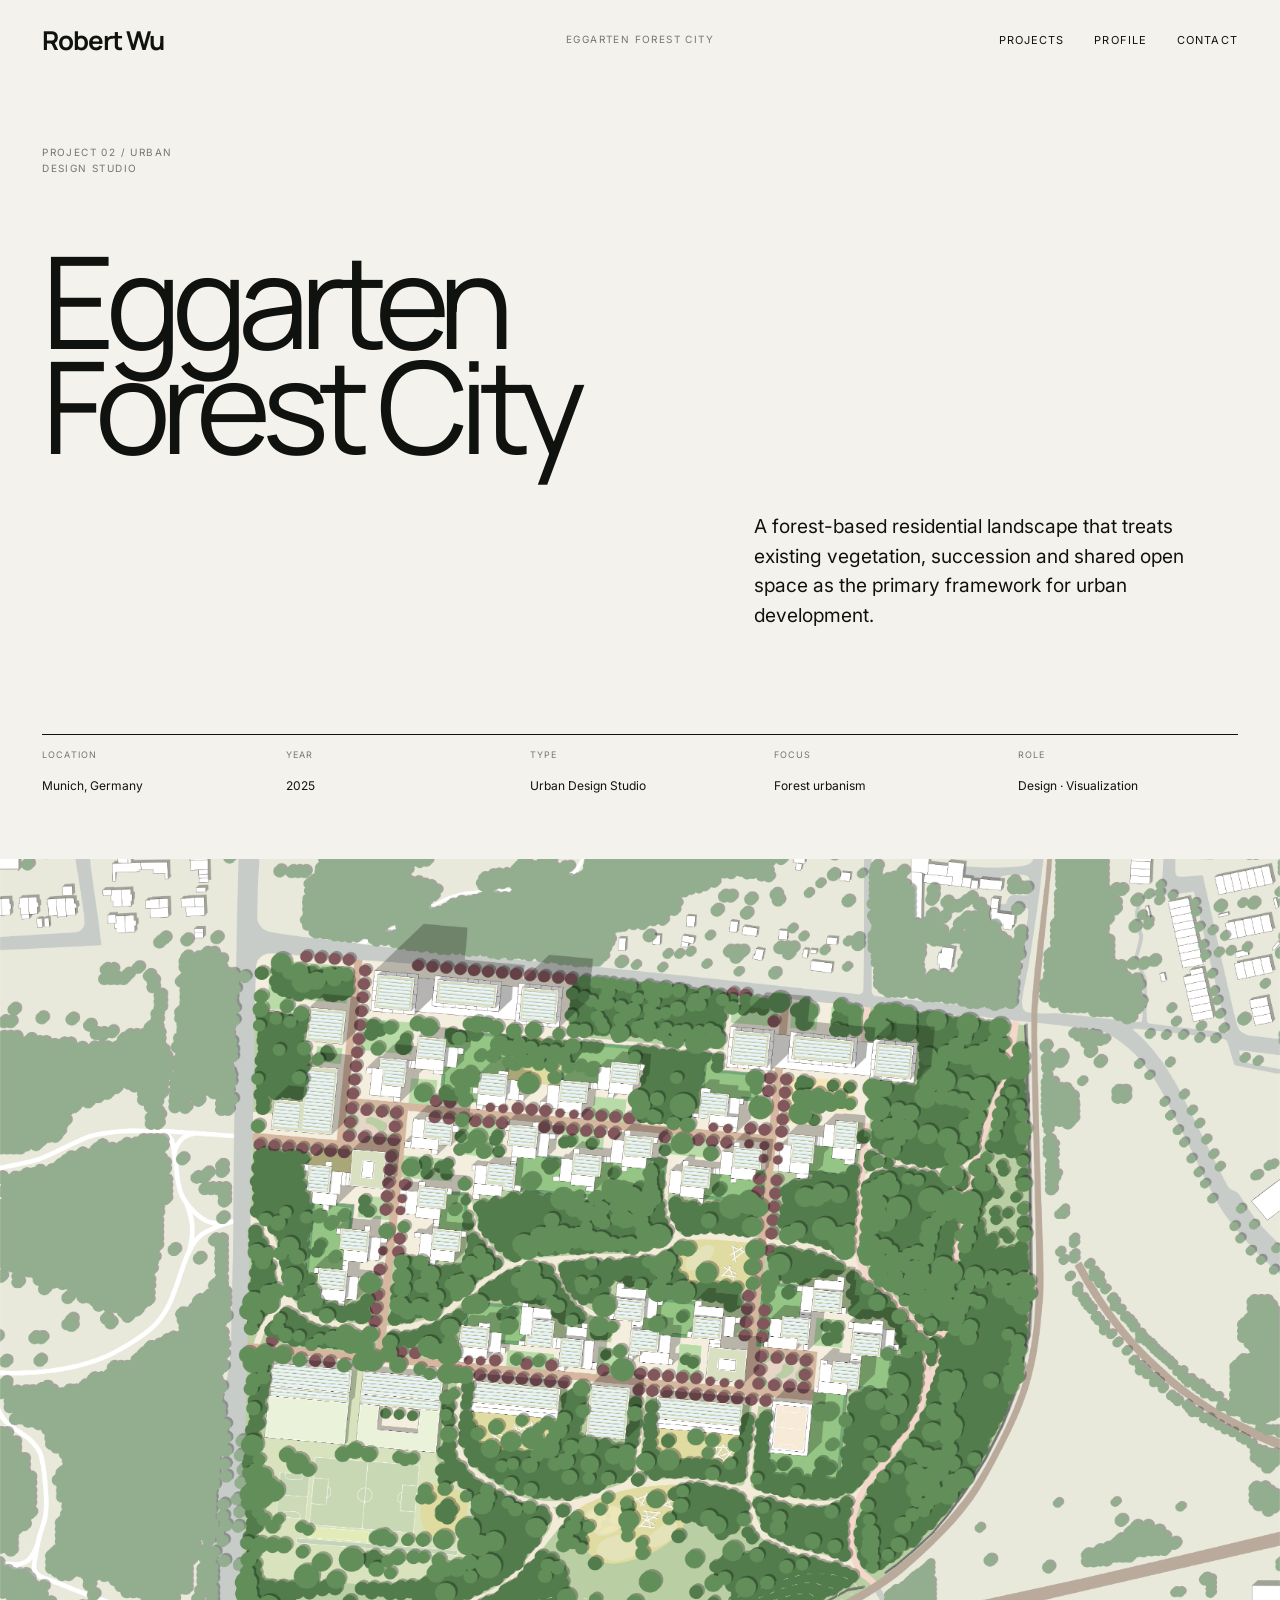
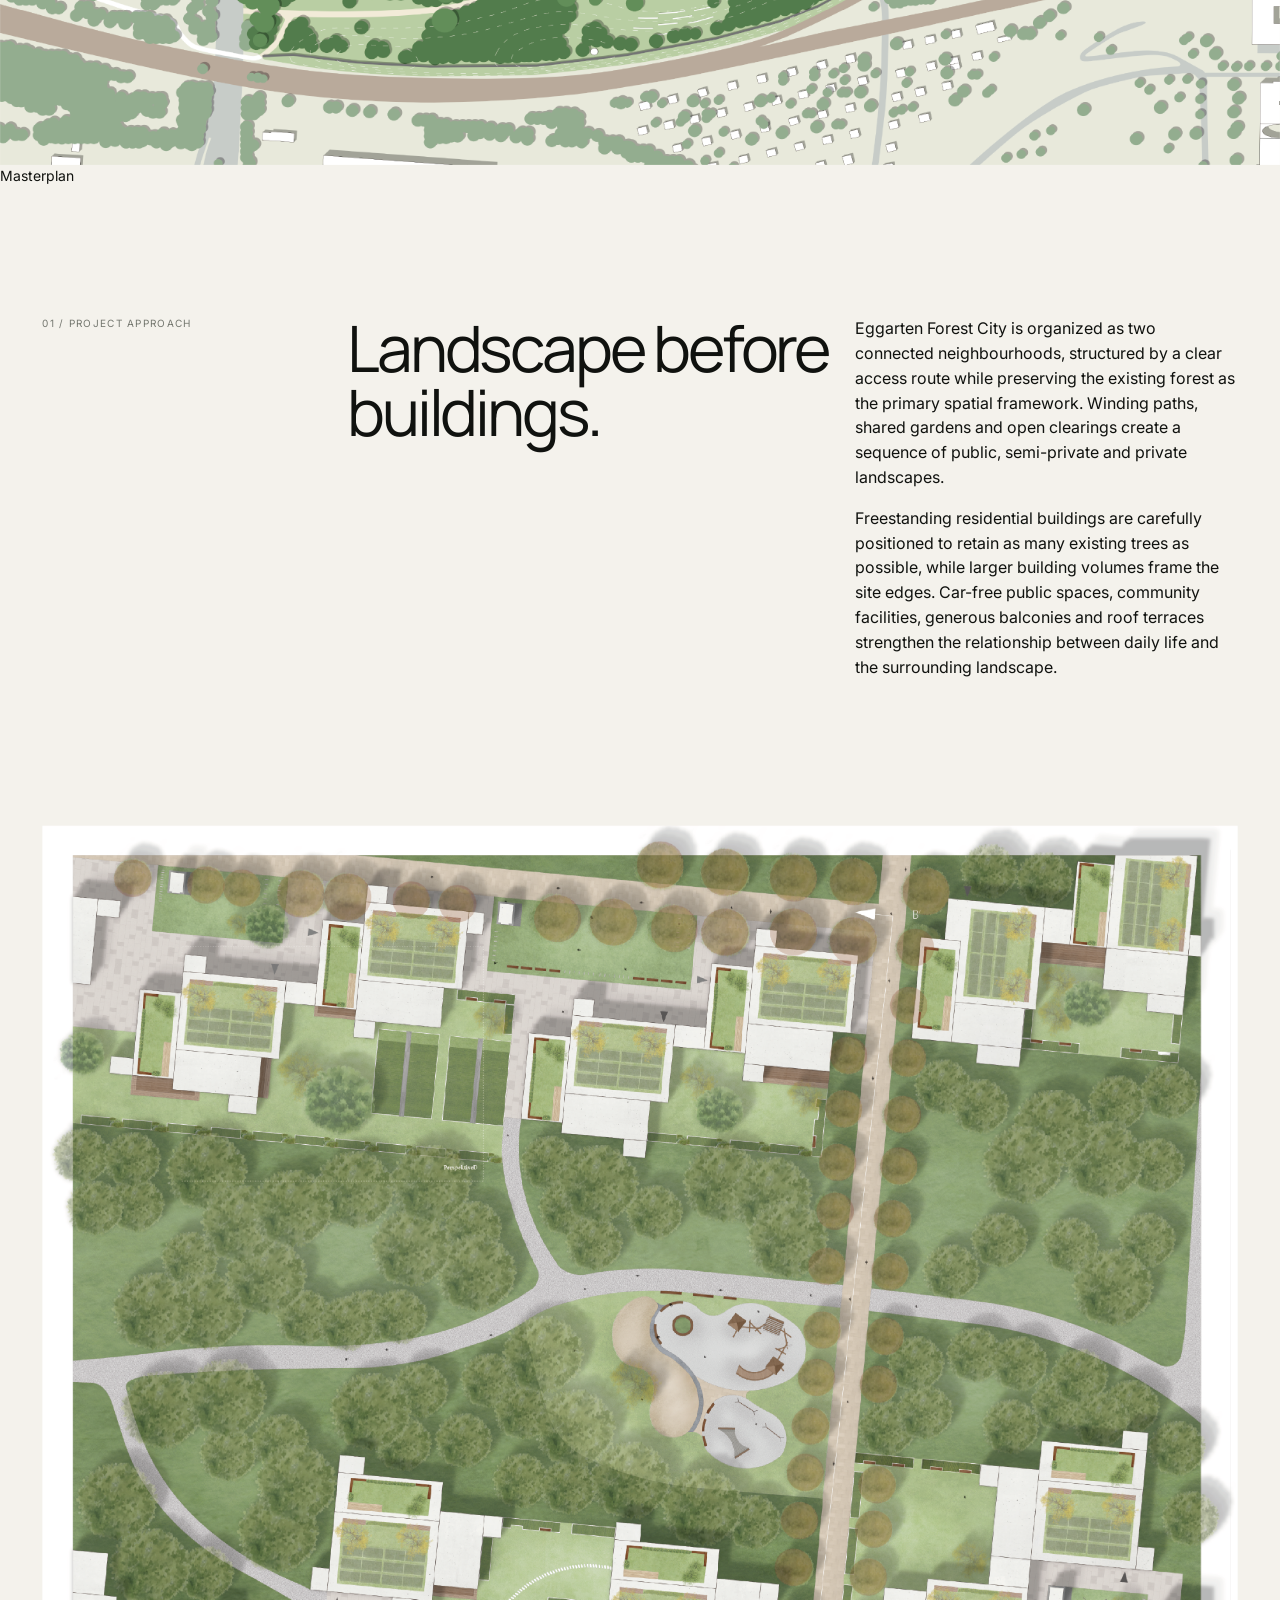
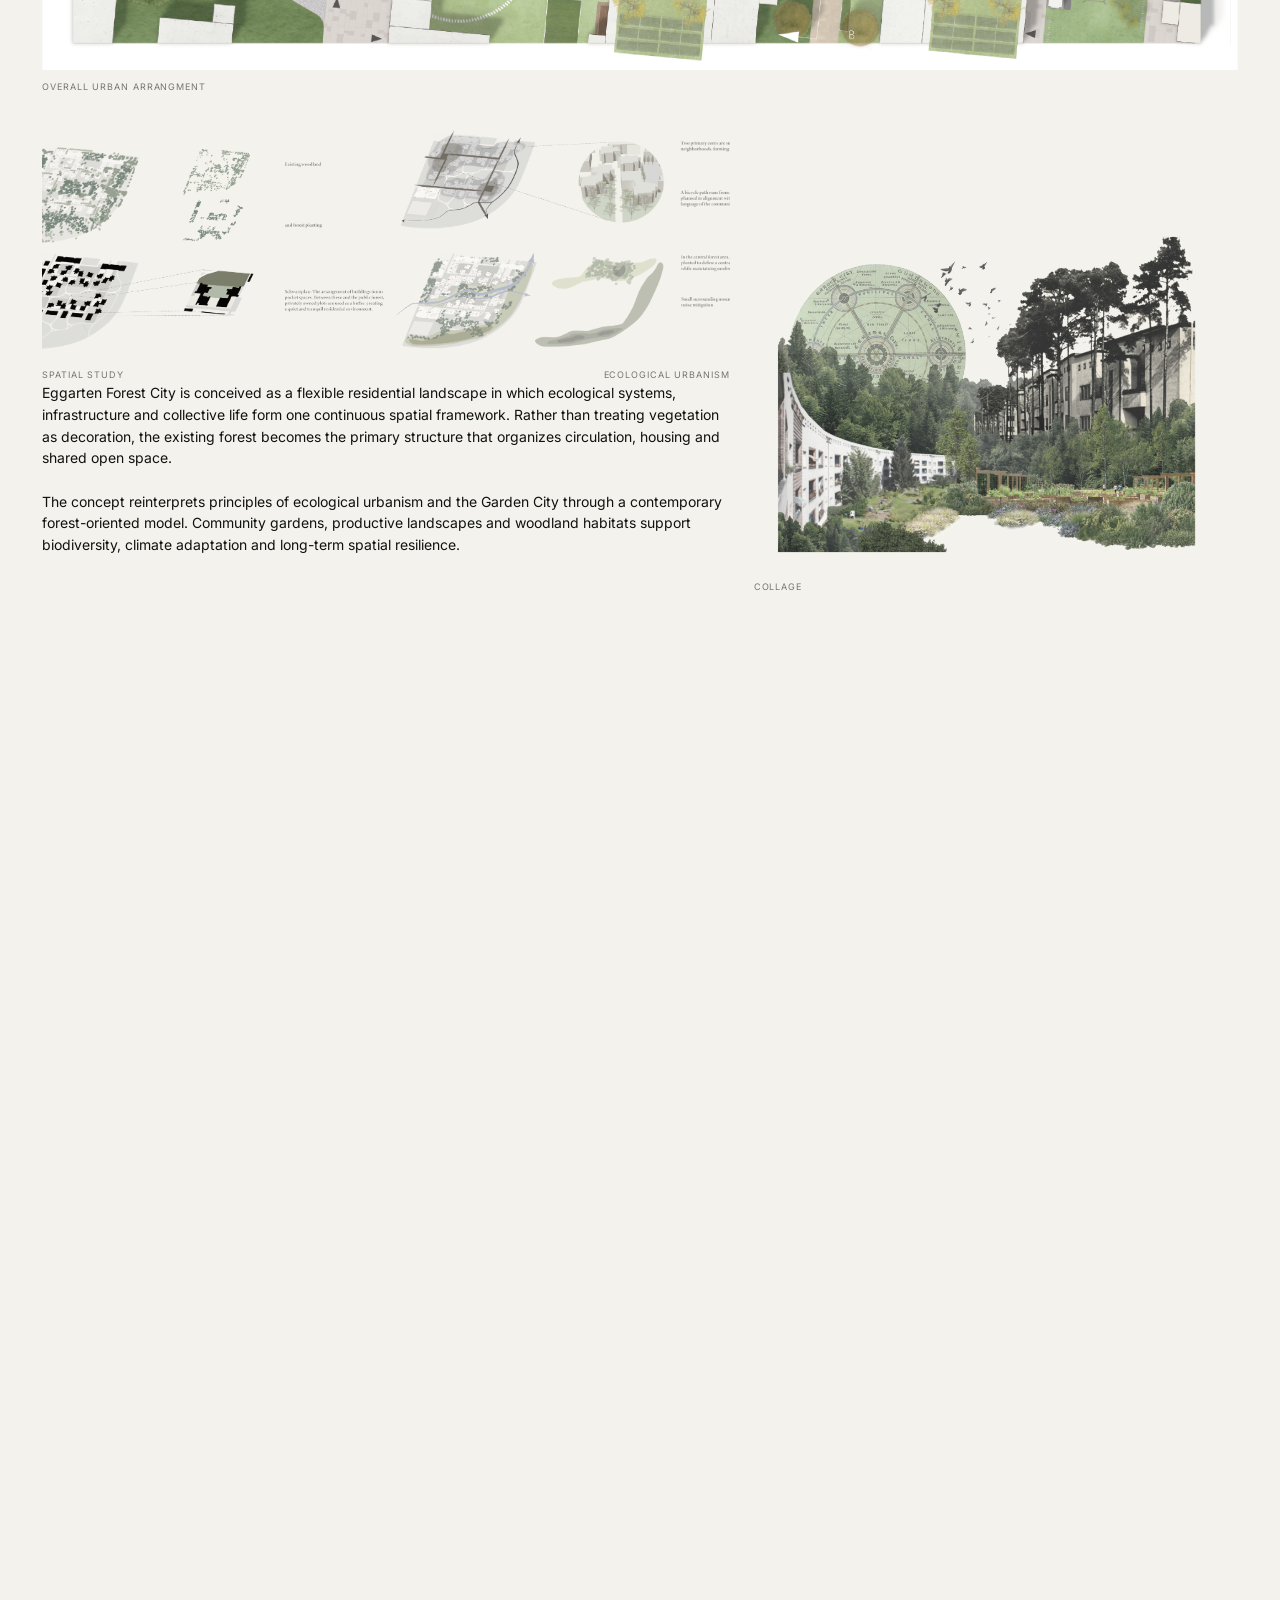
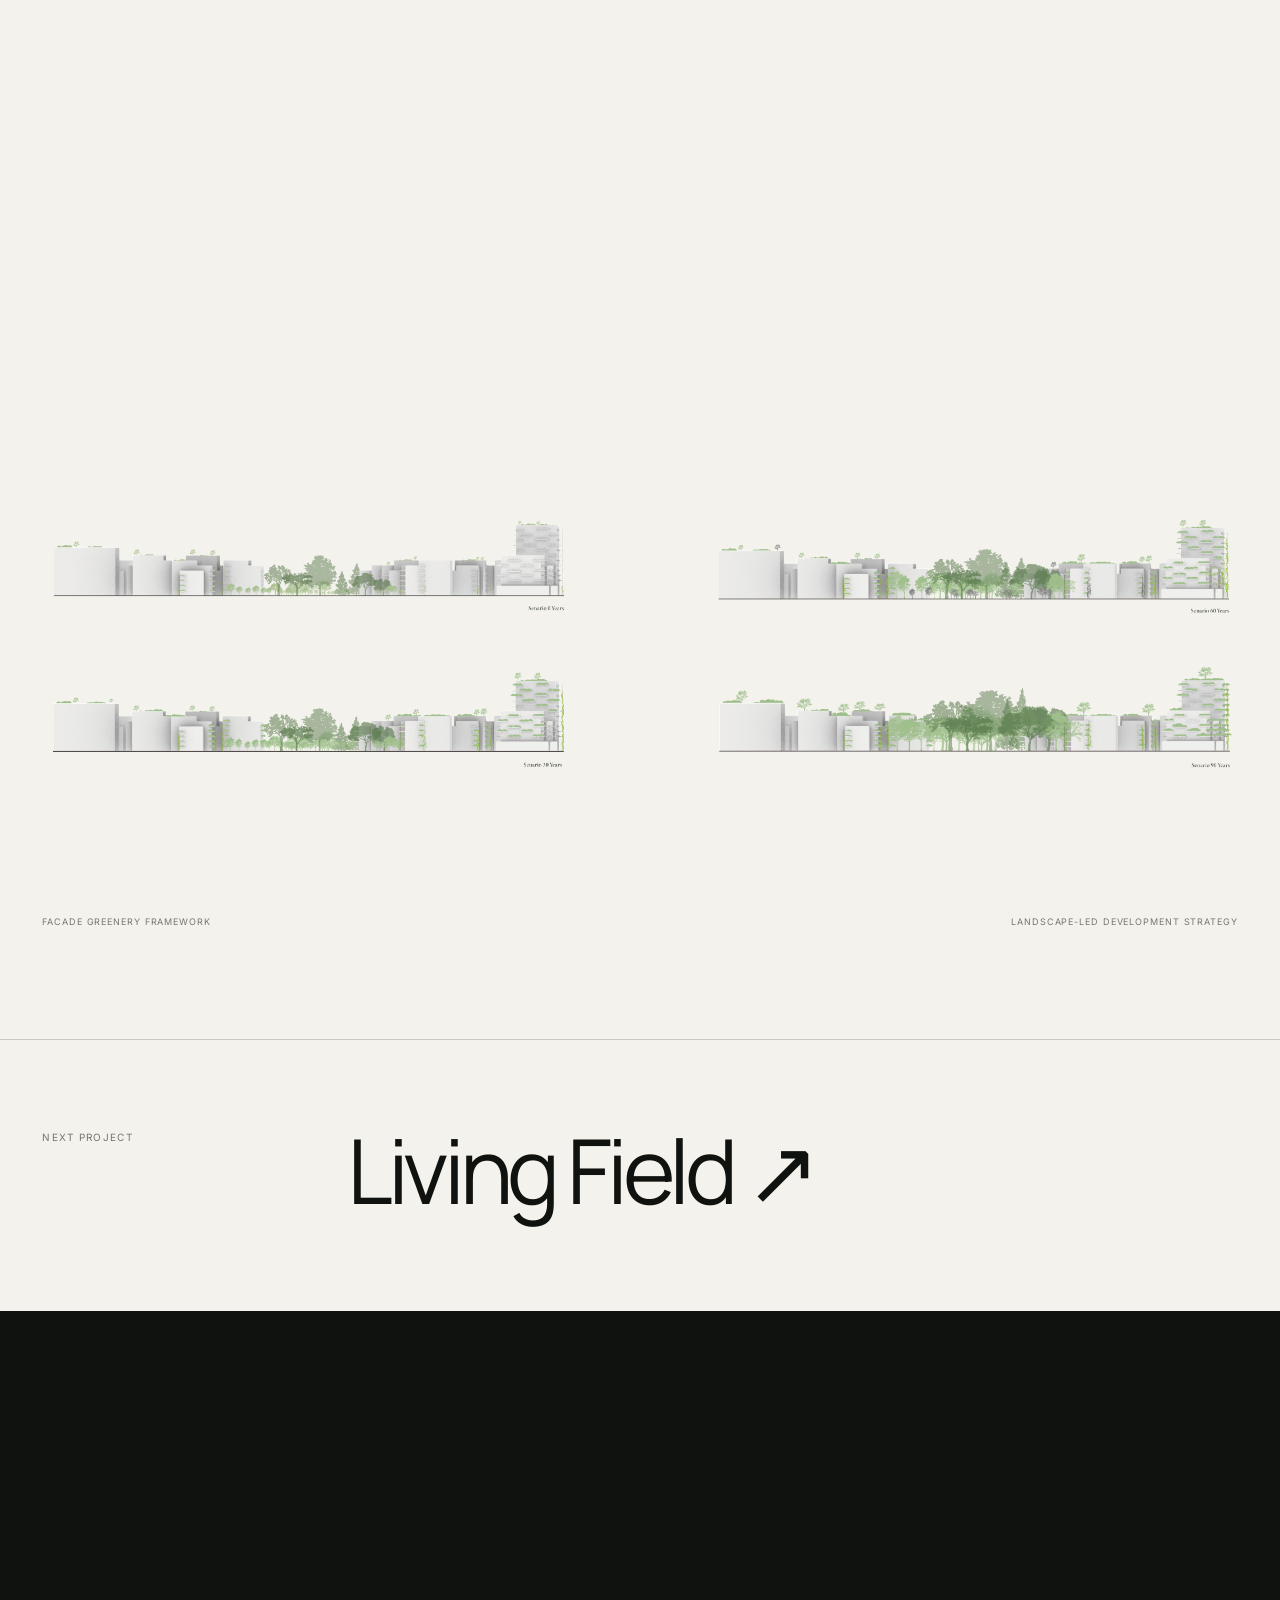
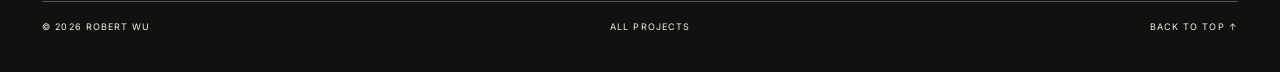
<file: project-eggarten.html>
<!doctype html>

<html lang="en">

<head>
  <meta charset="utf-8">

  <meta
    name="viewport"
    content="width=device-width, initial-scale=1"
  >

  <meta
    name="description"
    content="Eggarten Forest City — Landscape architecture project by Robert Wu"
  >

  <title>
    Eggarten Forest City — Robert Wu
  </title>

   <link

    rel="icon"

    type="image/png"
    
    sizes="512x512"

    href="assets/fiction/new.png"

  >
  
  <link
    rel="stylesheet"
    href="style.css"
  >
</head>


<body id="top">

  <!-- =====================================================
       HEADER
       ===================================================== -->

  <header class="site-header">

    <a
      class="brand"
      href="index.html"
    >
      Robert Wu
    </a>

    <span class="header-center">
      Eggarten Forest City
    </span>

    <button
      class="menu-toggle"
      aria-expanded="false"
    >
      Menu
    </button>

    <nav class="site-nav">

      <a href="index.html#work">
        Projects
      </a>

      <a href="index.html#profile">
        Profile
      </a>

      <a href="index.html#contact">
        Contact
      </a>

    </nav>

  </header>


  <main>

    <!-- ===================================================
         PROJECT INTRODUCTION
         =================================================== -->

    <section class="project-hero shell">

      <div class="project-hero-grid">

        <span class="project-no reveal">
          Project 02 / Urban Design Studio
        </span>

        <h1 class="reveal">
          Eggarten
          <br>
          Forest City
        </h1>

        <p class="project-lead reveal">
          A forest-based residential landscape that treats existing vegetation,
          succession and shared open space as the primary framework for
          urban development.
        </p>

        <dl class="facts reveal">

          <div>
            <dt>
              Location
            </dt>

            <dd>
              Munich, Germany
            </dd>
          </div>

          <div>
            <dt>
              Year
            </dt>

            <dd>
              2025
            </dd>
          </div>

          <div>
            <dt>
              Type
            </dt>

            <dd>
              Urban Design Studio
            </dd>
          </div>

          <div>
            <dt>
              Focus
            </dt>

            <dd>
              Forest urbanism
            </dd>
          </div>

          <div>
            <dt>
              Role
            </dt>

            <dd>
              Design · Visualization
            </dd>
          </div>

        </dl>

      </div>

    </section>


    <!-- ===================================================
         COVER IMAGE
         =================================================== -->

    <div class="project-cover-block">

  <div class="project-cover-image">

    <img
      src="assets/projects/eggarten/masterplan.png"
      alt="Eggarten Forest City masterplan"
    >

  </div>


  <div class="project-cover-text">

    <span class="project-cover-label">
      Masterplan
    </span>

</div>


    <!-- ===================================================
         PROJECT APPROACH
         =================================================== -->

    <section class="story shell">

      <span class="story-kicker reveal">
        01 / Project Approach
      </span>

      <h2 class="reveal">
        Landscape before buildings.
      </h2>

      <div class="story-copy reveal">

        <p>
          Eggarten Forest City is organized as two connected neighbourhoods,
        structured by a clear access route while preserving the existing forest
        as the primary spatial framework. Winding paths, shared gardens and
        open clearings create a sequence of public, semi-private and private
        landscapes.
        </p>

        <p>
          Freestanding residential buildings are carefully positioned to retain
        as many existing trees as possible, while larger building volumes frame
        the site edges. Car-free public spaces, community facilities, generous
        balconies and roof terraces strengthen the relationship between daily
        life and the surrounding landscape.
        </p>

      </div>

    </section>


    <!-- ===================================================
         PROJECT GALLERY
         =================================================== -->

    <section class="gallery shell">

      <!-- Overall strategy -->
      <figure class="full reveal">

        <img
          src="assets/projects/eggarten/plan1.png"
          alt="Eggarten Forest City overall strategy"
        >

        <figcaption>

          <span>
            Overall Urban arrangment
          </span>

        
        </figcaption>

      </figure>


   <!-- Spatial study -->
<figure class="left reveal">

  <img
    src="assets/projects/eggarten/str.png"
    alt="Eggarten Forest City spatial study"
  >

  <figcaption>

    <span>
      Spatial Study
    </span>

    <span>
      Ecological Urbanism
    </span>

  </figcaption>

  <div class="caption-description">

    Eggarten Forest City is conceived as a flexible residential landscape
    in which ecological systems, infrastructure and collective life form
    one continuous spatial framework. Rather than treating vegetation as
    decoration, the existing forest becomes the primary structure that
    organizes circulation, housing and shared open space.

    <br><br>

    The concept reinterprets principles of ecological urbanism and the
    Garden City through a contemporary forest-oriented model. Community
    gardens, productive landscapes and woodland habitats support biodiversity,
    climate adaptation and long-term spatial resilience.

  </div>

</figure>


      <!-- Atmosphere -->
      <figure class="right reveal">

        <img
          src="assets/projects/eggarten/collage.png"
          alt="Eggarten Forest City atmosphere"
        >

        <figcaption>

          <span>
            collage
          </span>

        </figcaption>

      </figure>


      <!-- Section -->
      <figure class="full reveal">

        <img
          src="assets/projects/eggarten/plan2.png"
          alt="Eggarten Forest City section"
        >

        <figcaption>

          <span>
            Forest Urban arrangment
          </span>


        </figcaption>

      </figure>


      <!-- =================================================
           ADDITIONAL HALF-WIDTH IMAGE 01
           ================================================= -->

      <figure class="half-a reveal">

        <img
          src="assets/projects/eggarten/sec1.png"
          onerror="this.onerror=null; this.src='assets/projects/eggarten.svg'"
          alt="Eggarten Forest City additional image 01"
        >

        <figcaption>

          <span>
            section1 Forest framework
          </span>

        </figcaption>

      </figure>


      <!-- =================================================
           ADDITIONAL HALF-WIDTH IMAGE 02
           ================================================= -->

      <figure class="half-b reveal">

        <img
          src="assets/projects/eggarten/sec2.png"
          onerror="this.onerror=null; this.src='assets/projects/eggarten.svg'"
          alt="Eggarten Forest City additional image 02"
        >

        <figcaption>

          <span>
            section2
          </span>


        </figcaption>

      </figure>


      <!-- =================================================
           ADDITIONAL FULL-WIDTH IMAGE 03
           ================================================= -->

      <figure class="full reveal">

        <img
          src="assets/projects/eggarten/timeline.png"
          onerror="this.onerror=null; this.src='assets/projects/eggarten.svg'"
          alt="Eggarten Forest City additional full-width image"
        >

        <figcaption>

          <span>
            Facade Greenery Framework
          </span>

          <span>
            Landscape-led development strategy
          </span>

        </figcaption>

      </figure>

    </section>


    <!-- ===================================================
         NEXT PROJECT
         =================================================== -->

    <section class="next-project shell">

      <span>
        Next project
      </span>

      <a href="project-field.html">
        Living Field ↗
      </a>

    </section>

  </main>


  <!-- =====================================================
       FOOTER
       ===================================================== -->

  <footer class="contact shell">

    <div class="footer">

      <span>
        ©
        <span data-year></span>
        Robert Wu
      </span>

      <a href="index.html">
        All projects
      </a>

      <a href="#top">
        Back to top ↑
      </a>

    </div>

  </footer>


  <script src="script.js"></script>

</body>

</html>
</file>
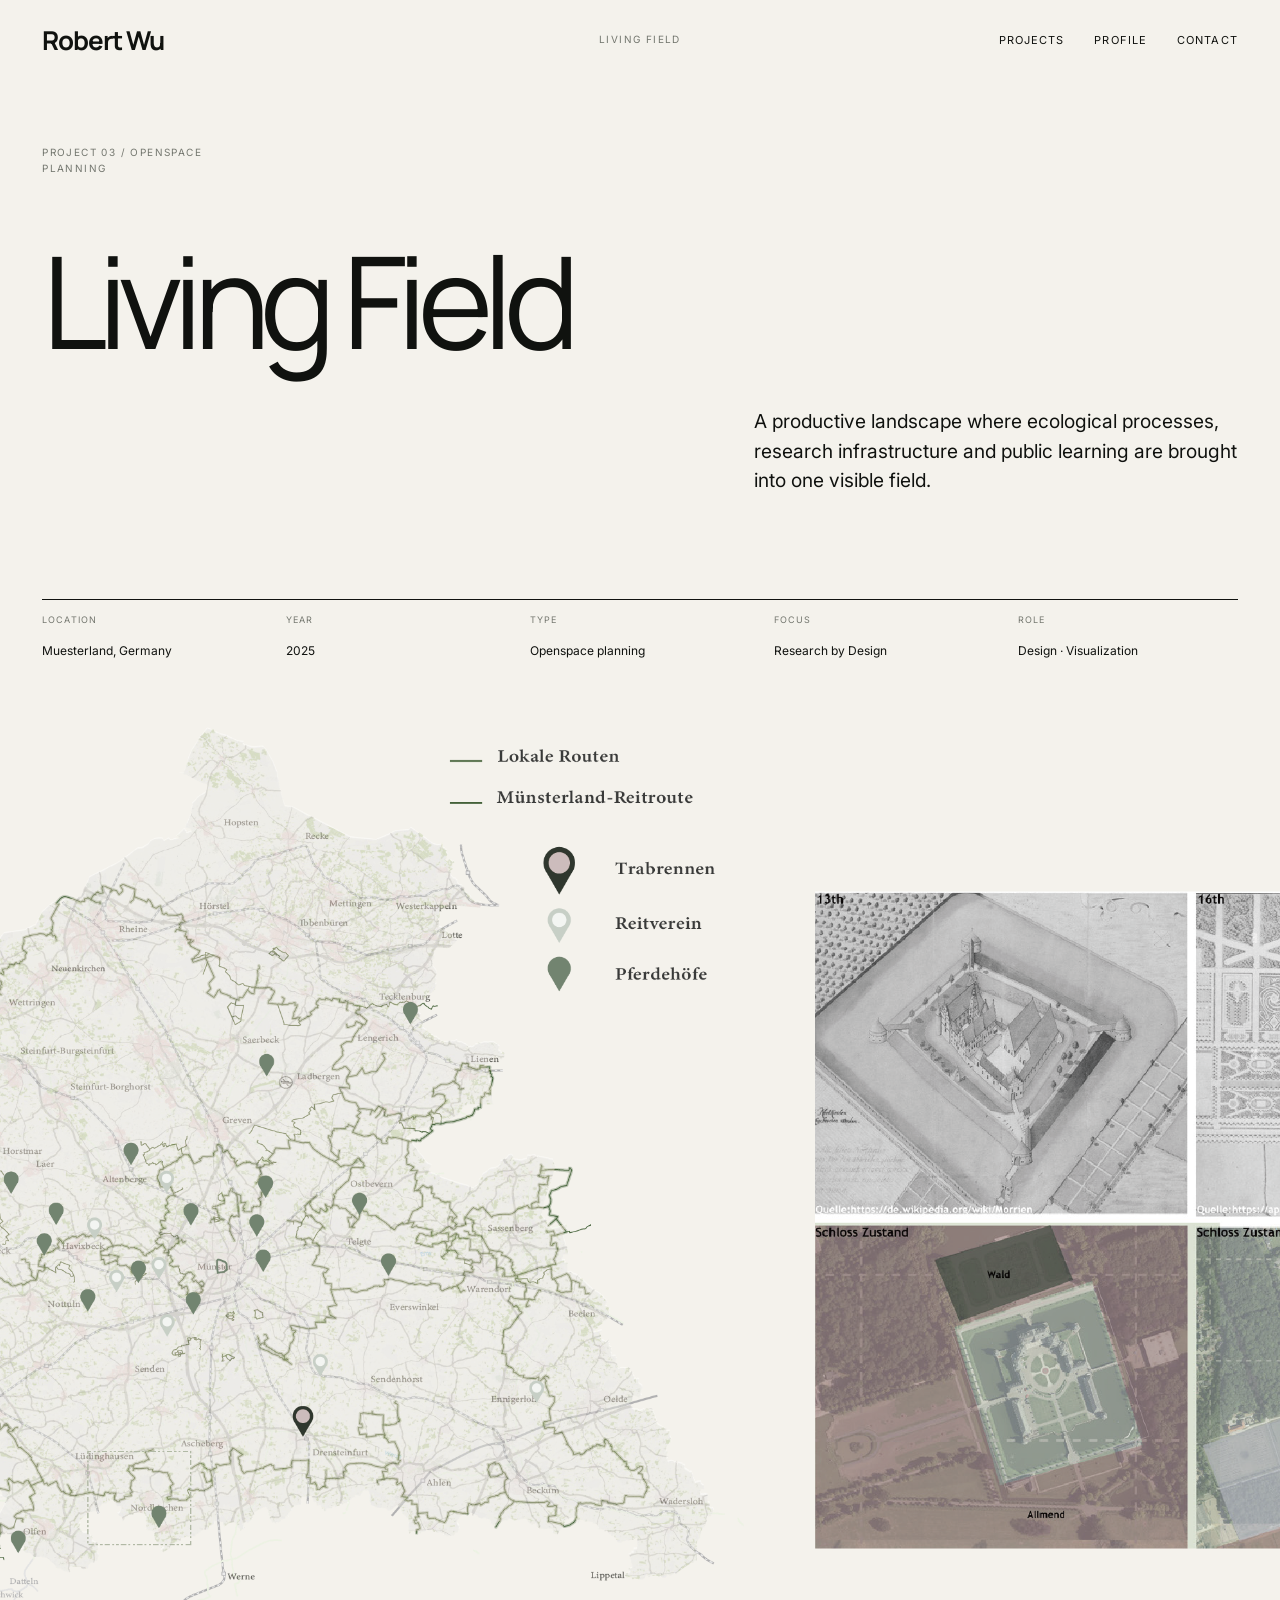
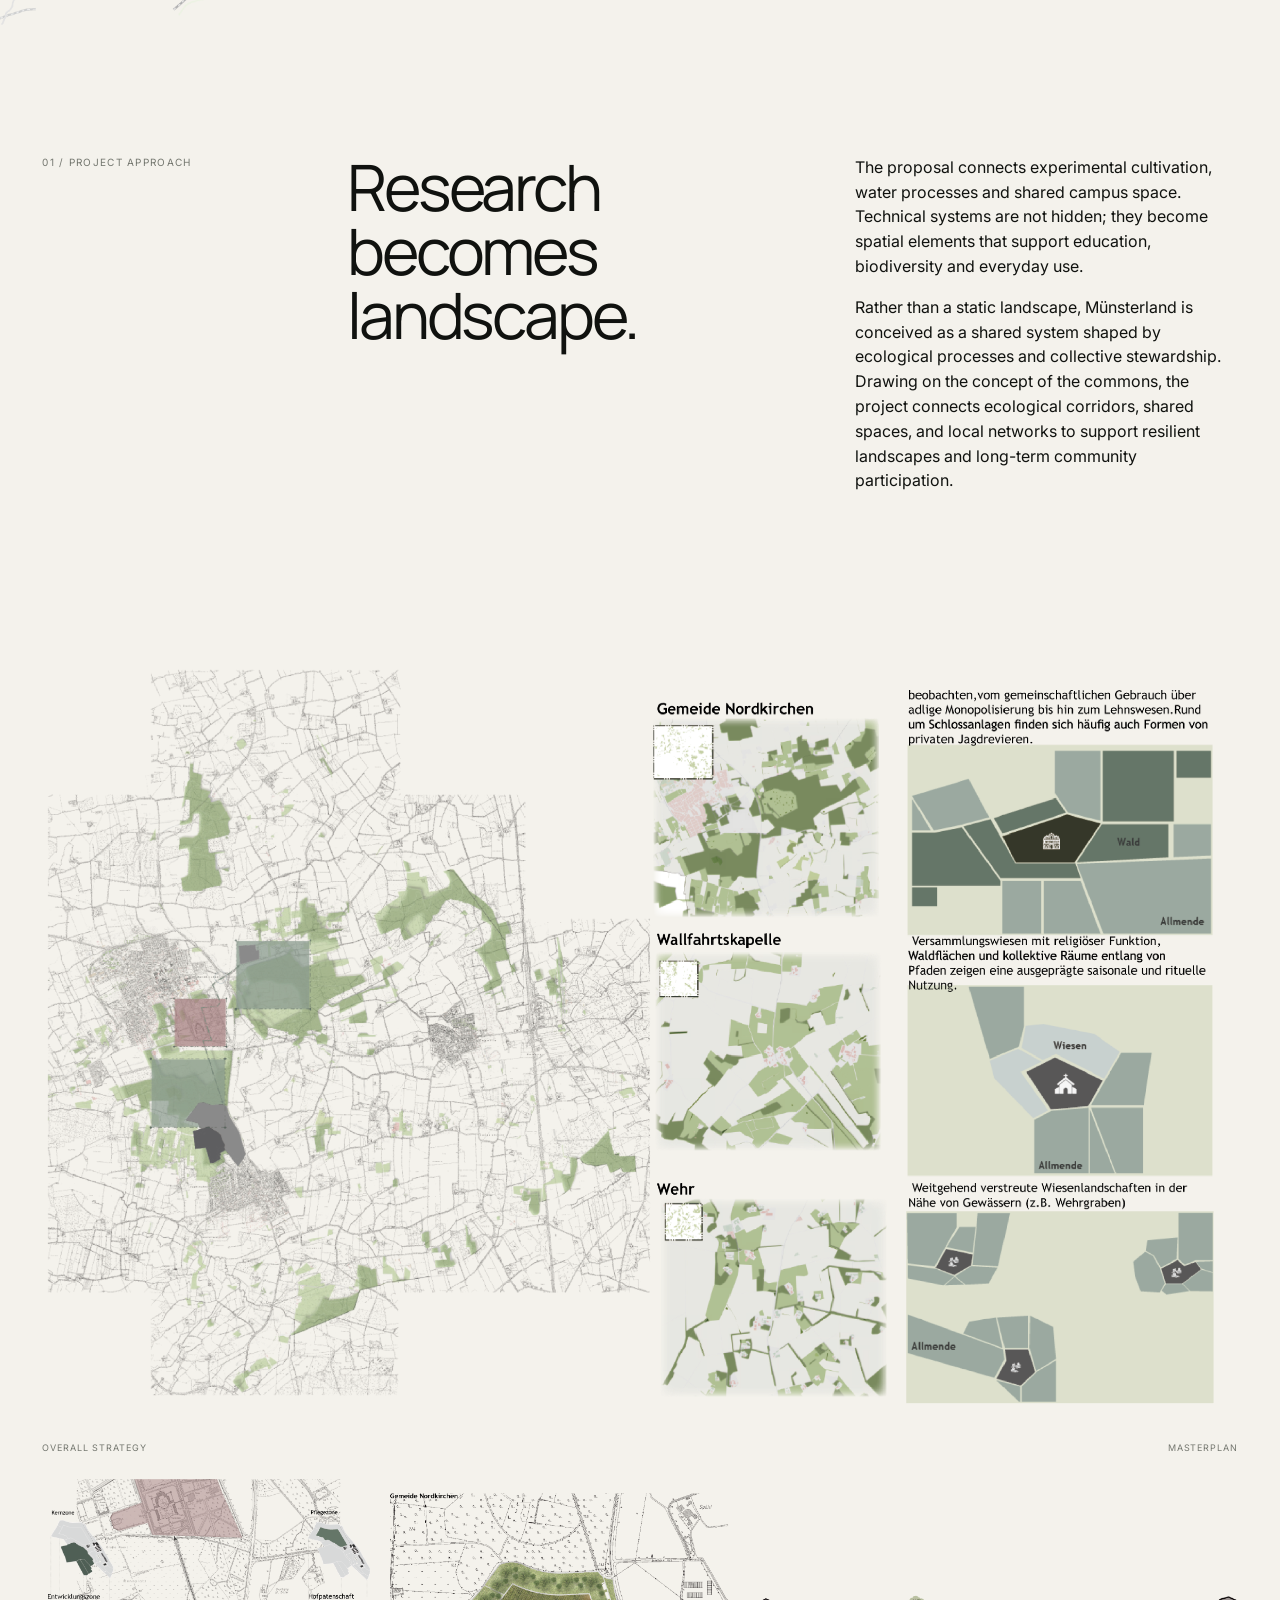
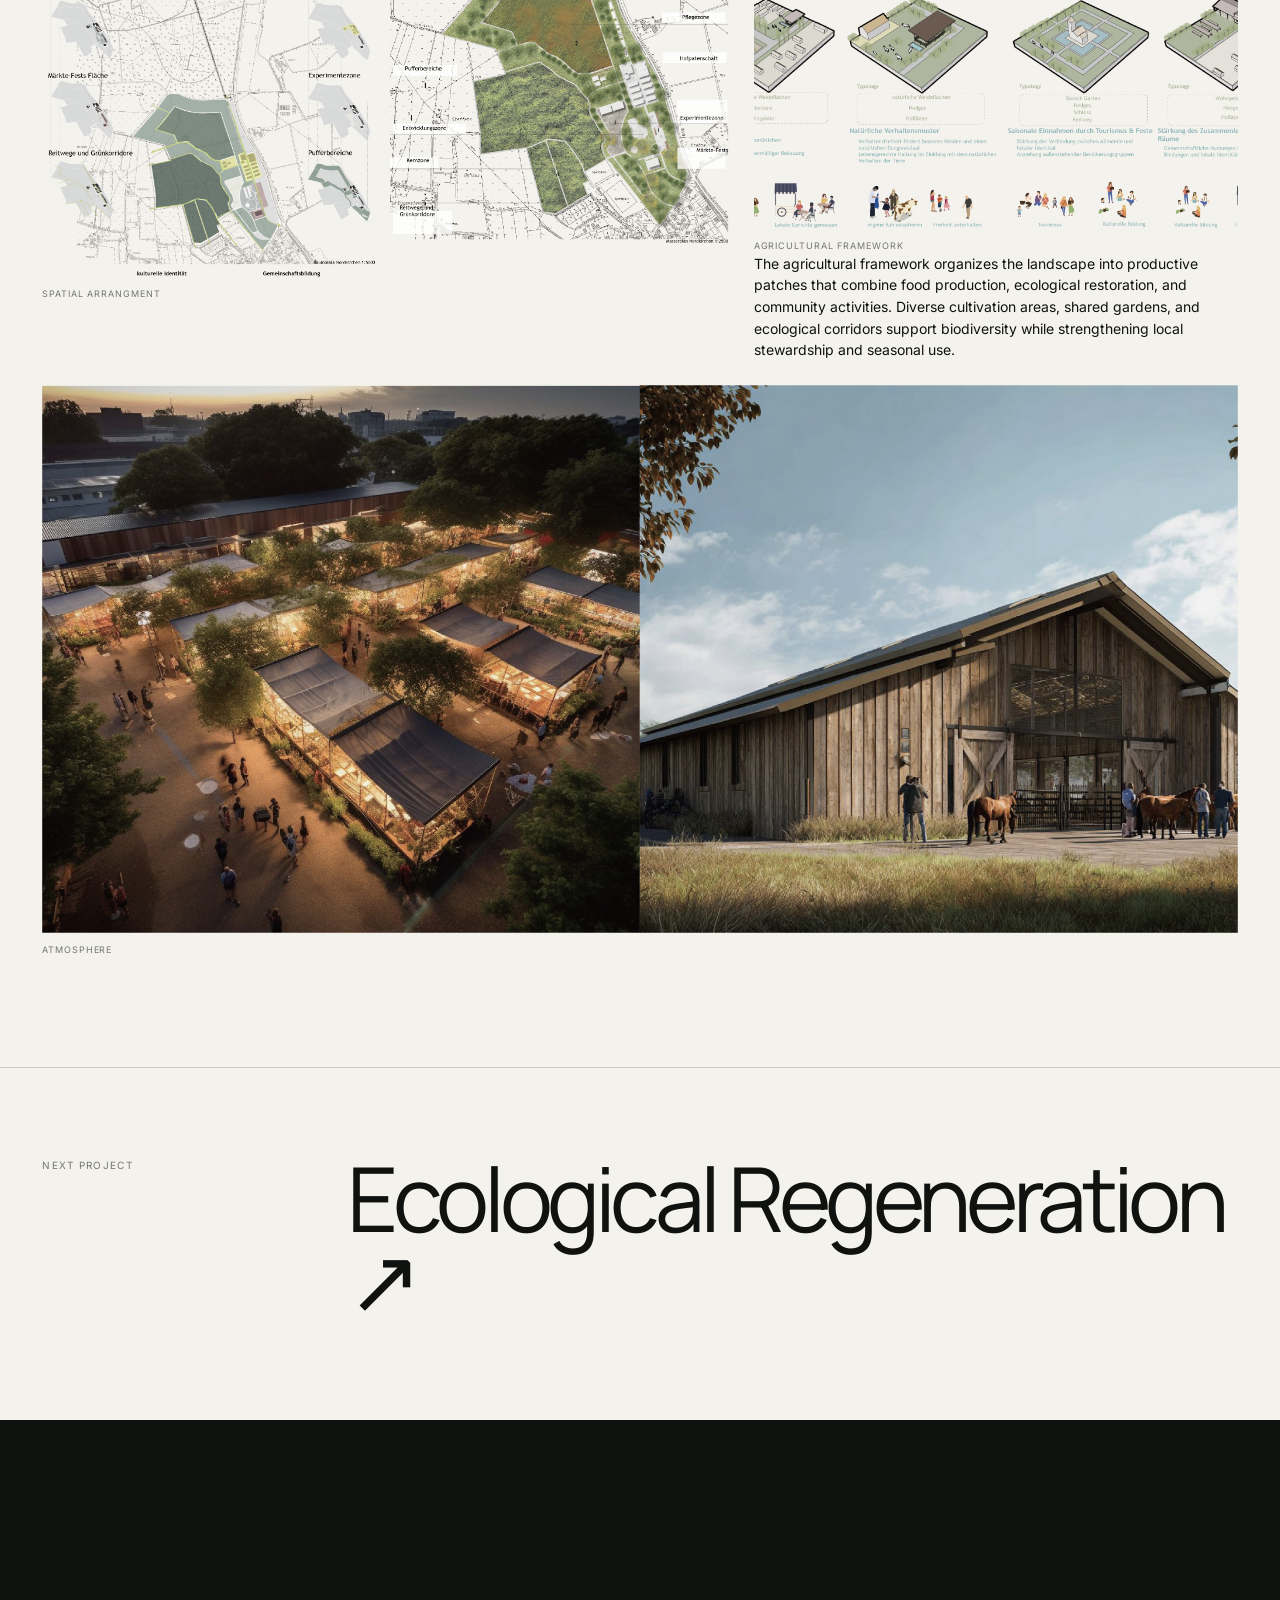
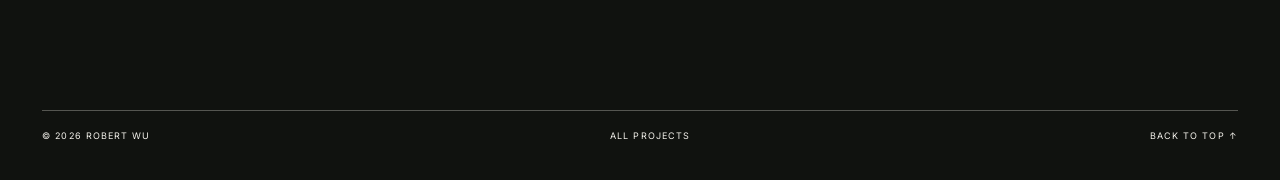
<file: project-field.html>
<!doctype html>

<html lang="en">

<head>

  <meta charset="utf-8">

  <meta
    name="viewport"
    content="width=device-width, initial-scale=1"
  >

  <meta
    name="description"
    content="Living Field — Landscape architecture project by Robert Wu"
  >

  <title>
    Living Field — Robert Wu
  </title>

   <link

    rel="icon"

    type="image/png"
    
    sizes="512x512"

    href="assets/fiction/new.png"

  >

  <link
    rel="stylesheet"
    href="style.css"
  >

</head>

<body>

  <header class="site-header">

    <a
      class="brand"
      href="index.html"
    >
      Robert Wu
    </a>

    <span class="header-center">
      Living Field
    </span>

    <button
      class="menu-toggle"
      aria-expanded="false"
    >
      Menu
    </button>

    <nav class="site-nav">

      <a href="index.html#work">
        Projects
      </a>

      <a href="index.html#profile">
        Profile
      </a>

      <a href="index.html#contact">
        Contact
      </a>

    </nav>

  </header>


  <main>

    <!-- =================================================
         PROJECT INTRODUCTION
         ================================================= -->

    <section class="project-hero shell">

      <div class="project-hero-grid">

        <span class="project-no reveal">
          Project 03 / Openspace planning
        </span>

        <h1 class="reveal">
          Living Field
        </h1>

        <p class="project-lead reveal">
          A productive landscape where ecological
          processes, research infrastructure and public
          learning are brought into one visible field.
        </p>

        <dl class="facts reveal">

          <div>

            <dt>
              Location
            </dt>

            <dd>
              Muesterland, Germany
            </dd>

          </div>

          <div>

            <dt>
              Year
            </dt>

            <dd>
              2025
            </dd>

          </div>

          <div>

            <dt>
              Type
            </dt>

            <dd>
              Openspace planning
            </dd>

          </div>

          <div>

            <dt>
              Focus
            </dt>

            <dd>
              Research by Design
            </dd>

          </div>

          <div>

            <dt>
              Role
            </dt>

            <dd>
              Design · Visualization
            </dd>

          </div>

        </dl>

      </div>

    </section>


    <!-- =================================================
         COVER IMAGE
         ================================================= -->

    <div class="cover">

      <img
        src="assets/projects/field/an.png"
        alt="Living Field cover"
      >

    </div>


    <!-- =================================================
         PROJECT INTRODUCTION
         ================================================= -->

    <section class="story shell">

      <span class="story-kicker reveal">
        01 / Project Approach
      </span>

      <h2 class="reveal">
        Research becomes landscape.
      </h2>

      <div class="story-copy reveal">

        <p>
          The proposal connects experimental cultivation,
          water processes and shared campus space.
          Technical systems are not hidden; they become
          spatial elements that support education,
          biodiversity and everyday use.
        </p>

        <p>
          Rather than a static landscape, Münsterland is conceived as a shared 
          system shaped by ecological processes and collective stewardship.
          Drawing on the concept of the commons, the project connects ecological 
          corridors, shared spaces, and local networks to support resilient 
          landscapes and long-term community participation.
        </p>

      </div>

    </section>


    <!-- =================================================
         PROJECT GALLERY
         ================================================= -->

    <section class="gallery shell">

      <!-- Overall Strategy -->

      <figure class="full reveal">

        <img
          src="assets/projects/field/mp.png"
          alt="Living Field overall strategy"
        >

        <figcaption>

          <span>
            Overall Strategy
          </span>

          <span>
            Masterplan
          </span>

        </figcaption>

      </figure>


      <!-- Spatial Study -->

      <figure class="left reveal">

        <img
          src="assets/projects/field/plan2.png"
          alt="Living Field spatial study"
        >

        <figcaption>

          <span>
            Spatial arrangment
          </span>

        

        </figcaption>

      </figure>


      <!-- Perspective -->

    <figure class="right reveal">

  <img
    src="assets/projects/field/patch.png"
    alt="Living Field agricultural framework"
  >

  <figcaption>

    <span>
      Agricultural Framework
    </span>

  </figcaption>

  <div class="caption-description">

    The agricultural framework organizes the landscape into productive
    patches that combine food production, ecological restoration, and
    community activities. Diverse cultivation areas, shared gardens, and
    ecological corridors support biodiversity while strengthening local
    stewardship and seasonal use.

  </div>

</figure>


      <!-- Section -->

      <figure class="full reveal">

        <img
          src="assets/projects/field/per.png"
          alt="Living Field section"
        >

        <figcaption>

          <span>
            Atmosphere
          </span>

        </figcaption>

      </figure>

    </section>


    <!-- =================================================
         NEXT PROJECT
         ================================================= -->

    <section class="next-project shell">

      <span>
        Next Project
      </span>

      <a href="project-regeneration.html">
        Ecological Regeneration ↗
      </a>

    </section>

  </main>


  <footer class="contact shell">

    <div class="footer">

      <span>
        ©
        <span data-year></span>
        Robert Wu
      </span>

      <a href="index.html">
        All Projects
      </a>

      <a href="#top">
        Back to top ↑
      </a>

    </div>

  </footer>


  <script src="script.js"></script>

</body>

</html>
</file>
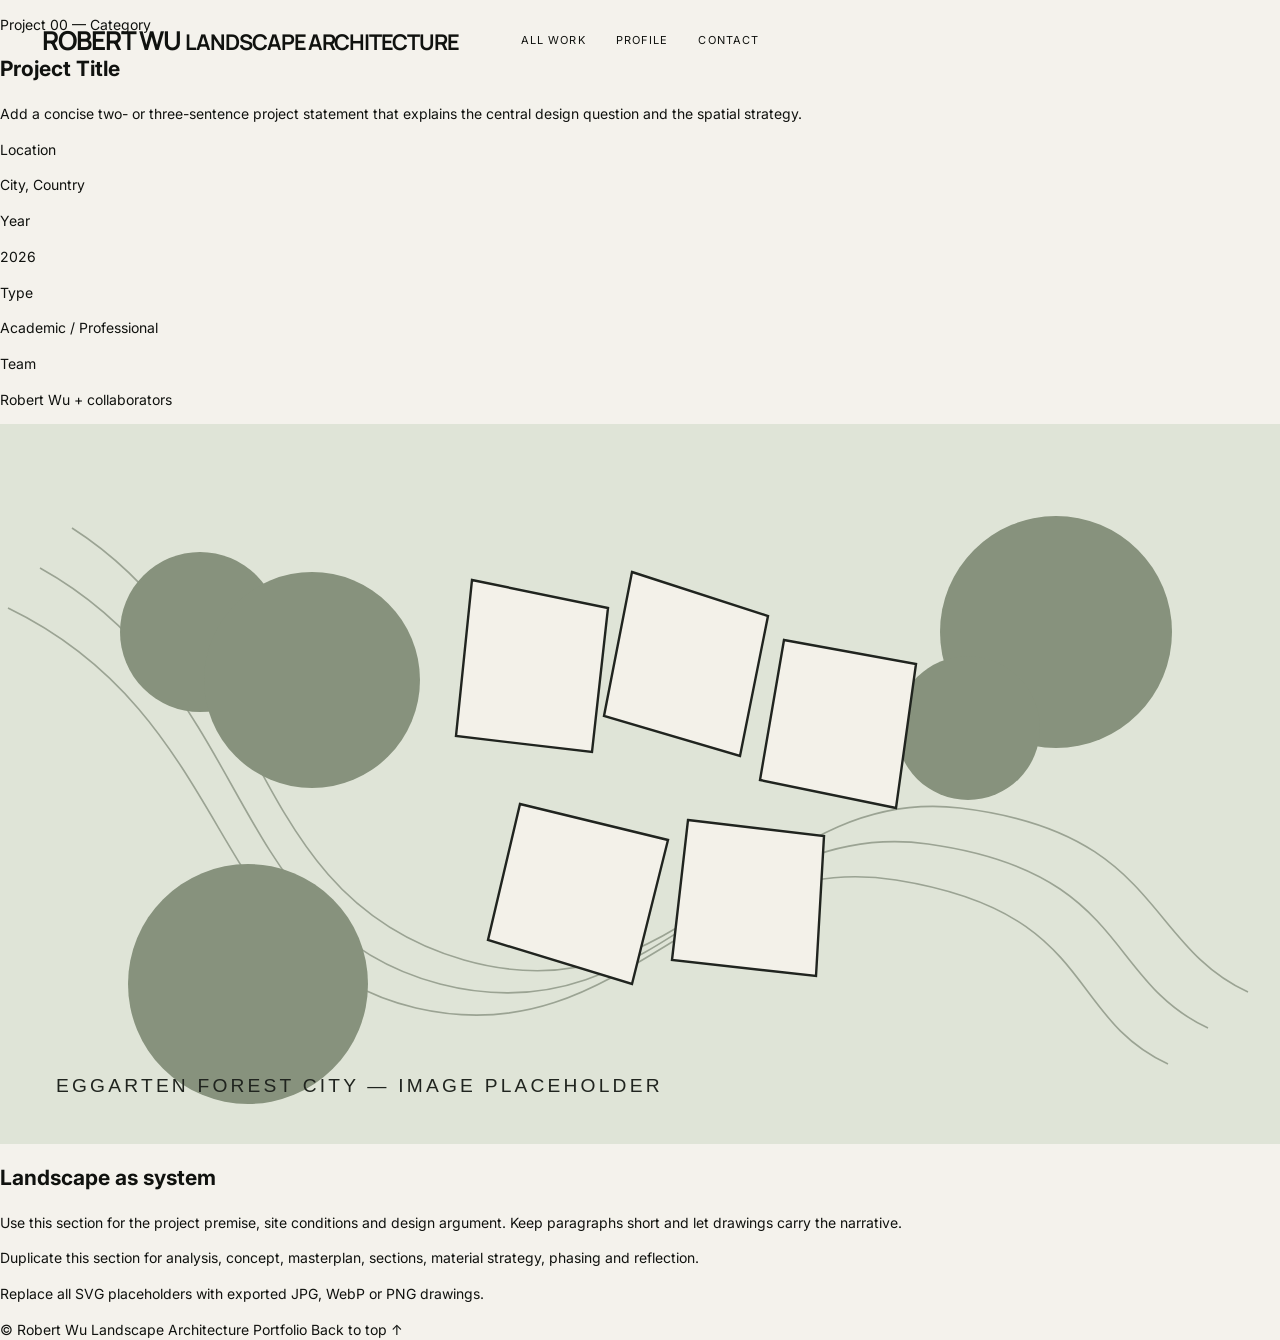
<file: project-template.html>
<!DOCTYPE html>

<html lang="en">

<head>

  <meta charset="UTF-8">

  <meta
    name="viewport"
    content="width=device-width, initial-scale=1"
  >

  <title>
    Project Title — Robert Wu
  </title>

  <link
    rel="preconnect"
    href="https://fonts.googleapis.com"
  >

  <link
    rel="preconnect"
    href="https://fonts.gstatic.com"
    crossorigin
  >

  <link
    href="https://fonts.googleapis.com/css2?family=DM+Sans:wght@300;400;500;600&family=Instrument+Serif:ital@0;1&display=swap"
    rel="stylesheet"
  >

  <link
    rel="stylesheet"
    href="style.css"
  >

</head>

<body>

  <header class="site-header">

    <a
      class="brand"
      href="index.html"
    >

      <span>
        ROBERT WU
      </span>

      <small>
        LANDSCAPE ARCHITECTURE
      </small>

    </a>

    <nav class="site-nav">

      <a href="index.html#work">
        All work
      </a>

      <a href="index.html#profile">
        Profile
      </a>

      <a href="index.html#contact">
        Contact
      </a>

    </nav>

  </header>


  <main class="project-page">

    <section class="section-grid">

      <p class="eyebrow reveal">
        Project 00 — Category
      </p>

      <h1 class="project-hero-title reveal">
        Project Title
      </h1>

      <p class="project-summary reveal">
        Add a concise two- or three-sentence project statement that explains
        the central design question and the spatial strategy.
      </p>

      <div class="project-facts reveal">

        <div>

          <span>
            Location
          </span>

          <p>
            City, Country
          </p>

        </div>

        <div>

          <span>
            Year
          </span>

          <p>
            2026
          </p>

        </div>

        <div>

          <span>
            Type
          </span>

          <p>
            Academic / Professional
          </p>

        </div>

        <div>

          <span>
            Team
          </span>

          <p>
            Robert Wu + collaborators
          </p>

        </div>

      </div>

    </section>


    <div class="project-cover reveal">

      <img
        src="assets/projects/eggarten.svg"
        alt="Replace with project cover"
      >

    </div>


    <section class="project-content section-grid">

      <h2 class="reveal">
        Landscape as system
      </h2>

      <div class="body-copy reveal">

        <p>
          Use this section for the project premise, site conditions and
          design argument. Keep paragraphs short and let drawings carry
          the narrative.
        </p>

        <p>
          Duplicate this section for analysis, concept, masterplan,
          sections, material strategy, phasing and reflection.
        </p>

      </div>

      <p class="placeholder-note reveal">
        Replace all SVG placeholders with exported JPG, WebP or PNG drawings.
      </p>

    </section>

  </main>


  <footer class="site-footer">

    <span>
      ©
      <span id="year"></span>
      Robert Wu
    </span>

    <span>
      Landscape Architecture Portfolio
    </span>

    <a href="#top">
      Back to top ↑
    </a>

  </footer>


  <script src="script.js"></script>

</body>

</html>
</file>
<file: style.css>
@import url(
  "https://fonts.googleapis.com/css2?family=Inter:wght@300;400;500&family=Manrope:wght@400;500;600&display=swap"
);


/* =========================================================
   ROOT VARIABLES
   ========================================================= */

:root {
  --bg: #f4f2ec;
  --ink: #10120f;
  --muted: #74776f;
  --line: #c9cbc3;
  --accent: #586b51;
  --white: #ffffff;

  --pad: clamp(20px, 3.3vw, 58px);

  --ease: cubic-bezier(0.22, 0.61, 0.36, 1);
}


/* =========================================================
   GLOBAL
   ========================================================= */

* {
  box-sizing: border-box;
}

html {
  scroll-behavior: smooth;
}

body {
  margin: 0;

  background: var(--bg);
  color: var(--ink);

  font-family: Inter, Arial, sans-serif;
  font-size: 14px;
  line-height: 1.55;
}

body.no-scroll {
  overflow: hidden;
}

a {
  color: inherit;
  text-decoration: none;
}

img {
  display: block;
  width: 100%;
  height: auto;
}

button {
  color: inherit;
  font: inherit;
}

.shell {
  padding-right: var(--pad);
  padding-left: var(--pad);
}


/* =========================================================
   HEADER
   ========================================================= */

.site-header {
  position: fixed;
  z-index: 100;
  inset: 0 0 auto;

  display: grid;
  grid-template-columns: 1fr auto 1fr;
  align-items: center;

  padding: 20px var(--pad);

  transition:
    background 0.35s,
    color 0.35s,
    border-color 0.35s;
}

.site-header.scrolled {
  background: rgba(244, 242, 236, 0.92);
  border-bottom: 1px solid rgba(16, 18, 15, 0.1);

  backdrop-filter: blur(14px);
  -webkit-backdrop-filter: blur(14px);
}

.brand {
  font-family: Manrope, sans-serif;
  font-size: 26px;
  font-weight: 700;
  letter-spacing: -0.04em;
}

.header-center {
  color: var(--muted);

  font-size: 10px;
  text-transform: uppercase;
  letter-spacing: 0.14em;
}

.site-nav {
  display: flex;
  justify-self: end;
  gap: 30px;
}

.site-nav a {
  position: relative;

  font-size: 11px;
  text-transform: uppercase;
  letter-spacing: 0.1em;
}

.text-link {
  position: relative;
}

.site-nav a::after,
.text-link::after {
  content: "";

  position: absolute;
  right: 0;
  bottom: -5px;
  left: 0;

  height: 1px;

  background: currentColor;

  transform: scaleX(0);
  transform-origin: right;

  transition: transform 0.4s var(--ease);
}

.site-nav a:hover::after,
.text-link:hover::after {
  transform: scaleX(1);
  transform-origin: left;
}

.menu-toggle {
  display: none;

  padding: 0;

  border: 0;
  background: none;

  font-size: 11px;
  text-transform: uppercase;
  letter-spacing: 0.1em;
}


/* =========================================================
   HOME HERO
   ========================================================= */

.hero {
  display: flex;
  flex-direction: column;

  min-height: 100svh;
  padding-top: 108px;
}

.hero-top {
  display: grid;
  grid-template-columns: repeat(12, 1fr);
  align-items: end;
  flex: 1;
  gap: 24px;

  padding-bottom: 34px;
}

.hero-label {
  grid-column: 1 / 4;
  align-self: start;

  padding-top: 18px;

  color: var(--muted);

  font-size: 10px;
  text-transform: uppercase;
  letter-spacing: 0.13em;
}

.hero h1 {
  grid-column: 1 / 12;

  margin: 0;

  font-family: Manrope, sans-serif;
  font-size: clamp(58px, 10vw, 160px);
  font-weight: 400;
  line-height: 0.82;
  letter-spacing: -0.075em;
}

.hero h1 span {
  display: block;
}

.hero h1 em {
  color: var(--accent);
  font-style: normal;
}

.hero-copy {
  grid-column: 9 / 13;

  max-width: 520px;
  margin: 20px 0 0;

  font-size: clamp(15px, 1.3vw, 20px);
}

.hero-scroll {
  grid-column: 1 / 4;

  font-size: 10px;
  text-transform: uppercase;
  letter-spacing: 0.12em;
}

/* =========================================================
   HERO PORTRAIT — UPPER RIGHT
   ========================================================= */

.hero {
  position: relative;
}
/* =========================================================
   HOME HERO IMAGE
   ========================================================= */

.hero-media {
  position: relative;

  display: block;

  height: clamp(430px, 56vw, 820px);

  overflow: hidden;

  background: #d9ddd4;
}

.hero-media > img {
  width: 100%;
  height: 100%;

  object-fit: cover;

  transition: transform 1.4s var(--ease);
}

.hero-media:hover > img {
  transform: scale(1.015);
}


/* =========================================================
   HERO IMAGE OVERLAY
   Text block positioned in the lower-left corner
   ========================================================= */

.hero-overlay {

  position: absolute;

  z-index: 2;

  bottom: 2rem;

  left: 2rem;

  width: min(560px, calc(100% - 4rem));

  color: var(--white);

  text-shadow: 0 2px 12px rgba(0, 0, 0, 0.5);

}

.media-tag {
  position: absolute;
  bottom: 16px;
  left: 16px;

  padding: 8px 10px;

  background: rgba(244, 242, 236, 0.92);

  font-size: 9px;
  text-transform: uppercase;
  letter-spacing: 0.11em;
}

/*
  When .media-tag is placed inside .hero-overlay,
  it should no longer use absolute positioning.
*/

.hero-overlay .media-tag {
  position: static;

  display: block;

  margin-bottom: 0.8rem;
  padding: 0;

  color: rgba(255, 255, 255, 0.78);
  background: transparent;

  font-size: 9px;
  line-height: 1.2;
  text-transform: uppercase;
  letter-spacing: 0.12em;
}

.hero-project-description {
  max-width: 520px;
  margin: 0;

  font-size: clamp(12px, 1vw, 15px);
  font-weight: 300;
  line-height: 1.65;
  letter-spacing: 0.01em;
}


/* =========================================================
   SECTION INTRODUCTION
   ========================================================= */

.section-head {
  display: grid;
  grid-template-columns: repeat(12, 1fr);
  gap: 24px;

  padding-top: 150px;
  padding-bottom: 72px;

  border-top: 1px solid var(--line);
}

.kicker {
  grid-column: 1 / 4;

  color: var(--muted);

  font-size: 10px;
  text-transform: uppercase;
  letter-spacing: 0.14em;
}

.section-head h2 {
  grid-column: 5 / 12;

  margin: 0;

  font-family: Manrope, sans-serif;
  font-size: clamp(38px, 5.6vw, 84px);
  font-weight: 400;
  line-height: 0.98;
  letter-spacing: -0.055em;
}

.section-head p {
  grid-column: 9 / 13;

  margin: 28px 0 0;

  color: var(--muted);

  font-size: 15px;
}


/* =========================================================
   PROJECT LIST
   ========================================================= */

.projects {
  padding-bottom: 150px;
}

.project-row {
  display: grid;
  grid-template-columns: repeat(12, 1fr);
  gap: 24px;

  margin-bottom: clamp(85px, 12vw, 190px);
}

.project-card {
  grid-column: 1 / 13;
}

.project-card.half-left {
  grid-column: 1 / 7;
}

.project-card.half-right {
  grid-column: 8 / 13;

  margin-top: clamp(100px, 16vw, 250px);
}

.project-card.narrow-left {
  grid-column: 2 / 7;
}

.project-card.wide-right {
  grid-column: 7 / 13;
}


/* =========================================================
   PROJECT CARD IMAGE
   ========================================================= */

.project-media {
  position: relative;

  display: block;

  overflow: hidden;

  background: #d7d9d2;
}

.project-media img {
  width: 100%;
  height: 100%;

  object-fit: cover;

  transition:
    transform 1s var(--ease),
    filter 0.6s;
}

.project-media:hover img {
  transform: scale(1.022);
}

.ratio-wide {
  aspect-ratio: 16 / 9;
}

.ratio-square {
  aspect-ratio: 1 / 1.12;
}

.ratio-tall {
  aspect-ratio: 4 / 5;
}

.project-index {
  position: absolute;
  z-index: 2;
  top: 15px;
  left: 15px;

  padding: 7px 9px;

  background: rgba(244, 242, 236, 0.92);

  font-size: 9px;
  letter-spacing: 0.12em;
}

.project-hover {
  position: absolute;
  right: 15px;
  bottom: 15px;

  display: grid;
  place-items: center;

  width: 78px;
  height: 78px;

  color: var(--bg);
  background: var(--ink);
  border-radius: 50%;

  opacity: 0;

  font-size: 9px;
  text-transform: uppercase;
  letter-spacing: 0.09em;

  transform: scale(0.8);

  transition: 0.35s var(--ease);
}

.project-media:hover .project-hover {
  opacity: 1;

  transform: scale(1);
}


/* =========================================================
   PROJECT CARD INFORMATION
   ========================================================= */

.project-info {
  display: grid;
  grid-template-columns: 2fr 1fr auto;
  gap: 24px;

  margin-top: 13px;
  padding-top: 15px;

  border-top: 1px solid var(--ink);
}

.project-info h3 {
  margin: 0;

  font-family: Manrope, sans-serif;
  font-size: clamp(24px, 2.8vw, 42px);
  font-weight: 400;
  letter-spacing: -0.045em;
}

.project-info p {
  margin: 4px 0 0;

  color: var(--muted);

  font-size: 11px;
  text-transform: uppercase;
  letter-spacing: 0.08em;
}

.project-info .year {
  color: var(--ink);

  text-align: right;
}


/* =========================================================
   PROFILE
   ========================================================= */

.profile {
  display: grid;
  grid-template-columns: repeat(12, 1fr);
  gap: 24px;

  padding-top: 150px;
  padding-bottom: 150px;

  border-top: 1px solid var(--line);
}

.profile-title {
  grid-column: 1 / 9;

  margin: 0;

  font-family: Manrope, sans-serif;
  font-size: clamp(46px, 7vw, 104px);
  font-weight: 400;
  line-height: 0.94;
  letter-spacing: -0.065em;
}

.profile-text {
  grid-column: 8 / 13;

  margin-top: 55px;

  font-size: clamp(16px, 1.4vw, 20px);
}

.profile-grid {
  grid-column: 1 / 13;

  display: grid;
  grid-template-columns: repeat(4, 1fr);
  gap: 24px;

  margin-top: 110px;
}

.profile-grid article {
  padding-top: 12px;

  border-top: 1px solid var(--ink);
}

.profile-grid h3 {
  color: var(--muted);

  font-size: 10px;
  font-weight: 400;
  text-transform: uppercase;
  letter-spacing: 0.13em;
}

.profile-grid p {
  margin-top: 35px;

  font-size: 13px;
}


/* =========================================================
   CONTACT
   ========================================================= */

/* =========================================================
   CONTACT
   ========================================================= */

.contact {
  padding-top: 140px;
  padding-bottom: 38px;

  color: var(--bg);
  background: var(--ink);
}

.contact-grid {
  display: grid;
  grid-template-columns: repeat(12, 1fr);
  gap: 24px;
}

.contact h2 {
  grid-column: 1 / 11;

  margin: 0;

  font-family: Manrope, sans-serif;
  font-size: clamp(52px, 9vw, 140px);
  font-weight: 400;
  line-height: 0.86;
  letter-spacing: -0.075em;
}

.contact-copy {
  grid-column: 9 / 13;

  margin-top: 65px;
}

.contact-copy p {
  margin: 0;
}

.contact-email {
  display: inline-block;

  margin-top: 26px;

  color: var(--bg);
  border-bottom: 1px solid currentColor;

  font-size: clamp(18px, 2vw, 28px);
}


/* =========================================================
   FOOTER
   ========================================================= */

.footer {
  display: flex;
  justify-content: space-between;
  gap: 20px;

  margin-top: 150px;
  padding-top: 18px;

  color: var(--bg);
  border-top: 1px solid rgba(244, 242, 236, 0.3);

  font-size: 9px;
  text-transform: uppercase;
  letter-spacing: 0.12em;
}

/* =========================================================
   REVEAL ANIMATION
   ========================================================= */

.reveal {
  opacity: 0;

  transform: translateY(28px);

  transition:
    opacity 0.9s var(--ease),
    transform 0.9s var(--ease);
}

.reveal.visible {
  opacity: 1;

  transform: none;
}


/* =========================================================
   PROJECT PAGE
   ========================================================= */

.project-hero {
  padding-top: 145px;
}

.project-hero-grid {
  display: grid;
  grid-template-columns: repeat(12, 1fr);
  gap: 24px;
}

.project-hero .project-no {
  grid-column: 1 / 3;

  color: var(--muted);

  font-size: 10px;
  text-transform: uppercase;
  letter-spacing: 0.14em;
}

.project-hero h1 {
  grid-column: 1 / 12;

  margin: 48px 0 30px;

  font-family: Manrope, sans-serif;
  font-size: clamp(60px, 10vw, 154px);
  font-weight: 400;
  line-height: 0.82;
  letter-spacing: -0.075em;
}

.project-lead {
  grid-column: 8 / 13;

  margin: 0 0 65px;

  font-size: clamp(17px, 1.5vw, 22px);
}


/* =========================================================
   PROJECT FACTS
   ========================================================= */

.facts {
  grid-column: 1 / 13;

  display: grid;
  grid-template-columns: repeat(5, 1fr);
  gap: 24px;

  padding: 13px 0 50px;

  border-top: 1px solid var(--ink);
}

.facts dt {
  color: var(--muted);

  font-size: 9px;
  text-transform: uppercase;
  letter-spacing: 0.12em;
}

.facts dd {
  margin: 15px 0 0;

  font-size: 12px;
}


/* =========================================================
   PROJECT COVER
   ========================================================= */

/* =========================================================
   PROJECT COVER
   ========================================================= */

.cover {
  position: relative;

  height: min(80vw, 900px);

  overflow: hidden;

  background: transparent;
}

.cover img {
  display: block;

  width: 100%;
  height: 100%;

  object-fit: cover;
}


/* Cover text in the lower-left corner */

.cover .hero-overlay {
  position: absolute;
  z-index: 2;

  left: 2rem;
  bottom: 2rem;

  width: min(560px, calc(100% - 4rem));

  color: var(--white);

  text-shadow:
    0 2px 12px rgba(0, 0, 0, 0.6),
    0 1px 3px rgba(0, 0, 0, 0.8);
}

.cover .media-tag {
  position: static;

  display: block;

  margin-bottom: 0.8rem;
  padding: 0;

  color: rgba(255, 255, 255, 0.8);
  background: transparent;

  font-size: 9px;
  text-transform: uppercase;
  letter-spacing: 0.12em;
}

.cover .hero-project-description {
  max-width: 520px;
  margin: 0;

  font-size: clamp(12px, 1vw, 15px);
  font-weight: 300;
  line-height: 1.65;
}
/* =========================================================
   PROJECT STORY
   ========================================================= */

.story {
  display: grid;
  grid-template-columns: repeat(12, 1fr);
  gap: 24px;

  padding-top: 130px;
  padding-bottom: 130px;
}

.story-kicker {
  grid-column: 1 / 4;

  color: var(--muted);

  font-size: 10px;
  text-transform: uppercase;
  letter-spacing: 0.13em;
}

.story h2 {
  grid-column: 4 / 9;

  margin: 0;

  font-family: Manrope, sans-serif;
  font-size: clamp(38px, 5vw, 72px);
  font-weight: 400;
  line-height: 1;
  letter-spacing: -0.05em;
}

.story-copy {
  grid-column: 9 / 13;

  font-size: 16px;
}

.story-copy p:first-child {
  margin-top: 0;
}


/* =========================================================
   PROJECT GALLERY
   ========================================================= */

.gallery {
  display: grid;
  grid-template-columns: repeat(12, 1fr);
  gap: 24px;

  padding-bottom: 110px;
}

.gallery figure {
  margin: 0;
}

.gallery img {
  min-height: 240px;

  background: transparent;
  
  object-fit: cover;
}

.gallery .full {
  grid-column: 1 / 13;
}

.gallery .left {
  grid-column: 1 / 8;
}

.gallery .right {
  grid-column: 8 / 13;

  margin-top: 110px;
}

.gallery .half-a {
  grid-column: 1 / 7;
}

.gallery .half-b {
  grid-column: 7 / 13;
}

.gallery figcaption {
  display: flex;
  justify-content: space-between;
  gap: 20px;

  padding-top: 10px;

  color: var(--muted);

  font-size: 9px;
  text-transform: uppercase;
  letter-spacing: 0.1em;
}
/* =========================================================
   ALIGNED SECTION DRAWINGS
   ========================================================= */

.aligned-drawing {
  display: flex;
  flex-direction: column;
  align-self: start;
}

.drawing-frame {
  display: flex;
  align-items: flex-start;
  justify-content: center;

  width: 100%;
  height: clamp(360px, 34vw, 520px);

  overflow: hidden;
}

.drawing-frame img {
  display: block;

  width: 100%;
  height: 100%;

  object-fit: contain;
  object-position: center top;

  background: transparent;
}

.aligned-drawing figcaption {
  margin-top: 0;
  padding-top: 10px;
}
/* =========================================================
   FOUR-IMAGE ROW
   ========================================================= */

.four-image-row {
  grid-column: 1 / 13;

  display: grid;
  grid-template-columns: repeat(4, minmax(0, 1fr));
  gap: 24px;

  width: 100%;
}

.four-image-row .small-image {
  min-width: 0;
  margin: 0;
}

.four-image-row .small-image img {
  display: block;

  width: 100%;
  height: auto;

  aspect-ratio: 4 / 3;
  object-fit: cover;

  background: transparent;
}

.four-image-row .small-image figcaption {
  display: block;

  padding-top: 10px;

  color: var(--muted);

  font-size: 9px;
  text-transform: uppercase;
  letter-spacing: 0.1em;
}
/* =========================================================
   SECTION IMAGE OVERLAY
   ========================================================= */

.section-image {
  position: relative;
  overflow: hidden;
}

.section-image img {
  display: block;
  width: 100%;
  height: auto;
}

.section-overlay {
  position: absolute;
  z-index: 2;
  bottom: 2rem;
  left: 2rem;

  width: min(560px, calc(100% - 4rem));

  color: var(--white);

  text-shadow:
    0 2px 10px rgba(0, 0, 0, 0.7),
    0 1px 3px rgba(0, 0, 0, 0.8);
}

.section-title {
  display: block;
  margin-bottom: 0.75rem;

  font-size: 10px;
  font-weight: 500;
  text-transform: uppercase;
  letter-spacing: 0.13em;
}

.section-description {
  margin: 0;

  font-size: clamp(11px, 0.9vw, 14px);
  font-weight: 300;
  line-height: 1.55;
}
/* Concept image with text overlay */

.concept-image {
  position: relative;
  overflow: hidden;
}

.concept-image img {
  display: block;
  width: 100%;
  height: auto;
}

.concept-overlay {
  position: absolute;
  z-index: 2;
  bottom: 2rem;
  left: 2rem;

  width: min(540px, calc(100% - 4rem));

  color: var(--white);
  text-shadow: 0 2px 14px rgba(0, 0, 0, 0.65);
}

.concept-title {
  display: block;

  margin-bottom: 0.8rem;

  font-size: 10px;
  font-weight: 500;
  text-transform: uppercase;
  letter-spacing: 0.13em;
}

.concept-description {
  margin: 0;

  font-size: clamp(12px, 1vw, 15px);
  font-weight: 300;
  line-height: 1.6;
}
/* =========================================================
   HILL IMAGE OVERLAY
   ========================================================= */

.hill-image {
  position: relative;
  overflow: hidden;
}

.hill-image img {
  display: block;
  width: 100%;
  height: auto;
}

.hill-overlay {
  position: absolute;
  z-index: 2;
  bottom: 2rem;
  left: 2rem;

  width: min(430px, calc(100% - 4rem));

  color: var(--white);

  text-shadow:
    0 2px 10px rgba(0, 0, 0, 0.7),
    0 1px 3px rgba(0, 0, 0, 0.8);
}

.hill-title {
  display: block;

  margin-bottom: 0.7rem;

  font-size: 10px;
  font-weight: 500;
  text-transform: uppercase;
  letter-spacing: 0.13em;
}

.hill-description {
  margin: 0;

  font-size: clamp(11px, 0.9vw, 13px);
  font-weight: 300;
  line-height: 1.55;
}
/* =========================================================
   BRUSHWOOD IMAGE OVERLAY
   ========================================================= */

.brushwood-image {
  position: relative;
  overflow: hidden;
}

.brushwood-image img {
  display: block;
  width: 100%;
  height: auto;
}

.brushwood-overlay {
  position: absolute;
  left: 2rem;
  bottom: 2rem;
  z-index: 2;

  width: min(430px, calc(100% - 4rem));

  color: var(--white);

  text-shadow:
    0 2px 10px rgba(0,0,0,.7),
    0 1px 3px rgba(0,0,0,.8);
}

.brushwood-title {
  display: block;

  margin-bottom: .7rem;

  font-size: 10px;
  font-weight: 500;
  text-transform: uppercase;
  letter-spacing: .13em;
}

.brushwood-description {
  margin: 0;

  font-size: clamp(11px, .9vw, 13px);
  font-weight: 300;
  line-height: 1.55;
}


/* =========================================================
   NEXT PROJECT
   ========================================================= */

.next-project {
  display: grid;
  grid-template-columns: repeat(12, 1fr);
  gap: 24px;

  padding-top: 90px;
  padding-bottom: 100px;

  border-top: 1px solid var(--line);
}

.next-project span {
  grid-column: 1 / 4;

  color: var(--muted);

  font-size: 10px;
  text-transform: uppercase;
  letter-spacing: 0.13em;
}

.next-project a {
  grid-column: 4 / 13;

  font-family: Manrope, sans-serif;
  font-size: clamp(45px, 7vw, 100px);
  line-height: 0.9;
  letter-spacing: -0.06em;
}

/* =========================================================
   TABLET AND MOBILE
   ========================================================= */

@media (max-width: 800px) {

  /* Header */

  .site-header {
    grid-template-columns: 1fr auto;
  }

  .header-center {
    display: none;
  }

  .menu-toggle {
    display: block;
    justify-self: end;
  }

  .site-nav {
    position: fixed;
    inset: 57px 0 auto;

    display: none;
    flex-direction: column;

    padding: 25px var(--pad) 32px;

    background: var(--bg);
    border-bottom: 1px solid var(--line);
  }

  .site-nav.open {
    display: flex;
  }


  /* Home hero */

  .hero {
    padding-top: 88px;
  }

  .hero-top {
    grid-template-columns: repeat(6, 1fr);
    gap: 14px;
  }

  .hero-label,
  .hero h1,
  .hero-copy,
  .hero-scroll {
    grid-column: 1 / 7;
  }

  .hero h1 {
    margin-top: 55px;
  }

  .hero-copy {
    margin-top: 30px;
  }

  .hero-scroll {
    margin-top: 30px;
  }

  .hero-media {
    height: 62svh;
  }


  /* Hero overlay */

  .hero-overlay {
    bottom: 1rem;
    left: 1rem;

    width: calc(100% - 2rem);
    padding: 1rem;
  }

  .hero-project-description {
    font-size: 12px;
    line-height: 1.5;
  }


  /* Shared mobile grids */

  .section-head,
  .project-row,
  .profile,
  .contact-grid,
  .project-hero-grid,
  .story,
  .gallery,
  .next-project {
    grid-template-columns: repeat(6, 1fr);
    gap: 14px;
  }


  /* Section introduction */

  .kicker,
  .section-head h2,
  .section-head p {
    grid-column: 1 / 7;
  }

  .section-head p {
    margin-top: 24px;
  }


  /* Project cards */

  .project-card,
  .project-card.half-left,
  .project-card.half-right,
  .project-card.narrow-left,
  .project-card.wide-right {
    grid-column: 1 / 7;

    margin-top: 0;
  }

  .project-info {
    grid-template-columns: 1fr auto;
  }

  .project-info p {
    grid-column: 1 / 3;
  }

  .project-info .year {
    grid-row: 1;
    grid-column: 2;
  }

  .project-hover {
    display: none;
  }


  /* Profile */

  .profile-title,
  .profile-text,
  .profile-grid {
    grid-column: 1 / 7;
  }

  .profile-text {
    margin-top: 30px;
  }

  .profile-grid {
    grid-template-columns: 1fr 1fr;

    margin-top: 70px;
  }


  /* Contact */

  .contact h2,
  .contact-copy {
    grid-column: 1 / 7;
  }


  /* Footer */

  .footer {
    flex-wrap: wrap;
  }


  /* Project page */

  .project-hero .project-no,
  .project-hero h1,
  .project-lead,
  .facts {
    grid-column: 1 / 7;
  }

  .facts {
    grid-template-columns: 1fr 1fr;
  }

  .cover {
    height: 72svh;
  }


  /* Project story */

  .story-kicker,
  .story h2,
  .story-copy {
    grid-column: 1 / 7;
  }

  .story h2 {
    margin-top: 30px;
  }

  .story-copy {
    margin-top: 30px;
  }


  /* Project gallery */

  .gallery .full,
  .gallery .left,
  .gallery .right,
  .gallery .half-a,
  .gallery .half-b {
    grid-column: 1 / 7;

    margin-top: 0;
  }


  /* Next project */

  .next-project span,
  .next-project a {
    grid-column: 1 / 7;
  }

  .next-project a {
    margin-top: 35px;
  }
}


/* =========================================================
   SMALL MOBILE
   ========================================================= */

@media (max-width: 520px) {

  .hero-overlay {
    padding: 0.9rem;
  }

  .hero-overlay .media-tag {
    margin-bottom: 0.55rem;

    font-size: 8px;
  }

  .hero-project-description {
    display: -webkit-box;
    overflow: hidden;

    font-size: 11px;
    line-height: 1.45;

    -webkit-box-orient: vertical;
    -webkit-line-clamp: 5;
  }

  .profile-grid {
    grid-template-columns: 1fr;
  }
}


/* =========================================================
   REDUCED MOTION
   ========================================================= */

@media (prefers-reduced-motion: reduce) {

  * {
    scroll-behavior: auto !important;
  }

  .reveal {
    opacity: 1;

    transform: none;

    transition: none;
  }

  .project-media img,
  .hero-media img {
    transition: none;
  }
}

/* Force cover text to the lower-left corner */

.cover {
  position: relative !important;
}

.cover > .hero-overlay {
  position: absolute !important;

  top: auto !important;
  right: auto !important;
  bottom: 32px !important;
  left: 32px !important;

  z-index: 10 !important;

  width: min(560px, calc(100% - 64px));

  color: #ffffff;
}
</file>
